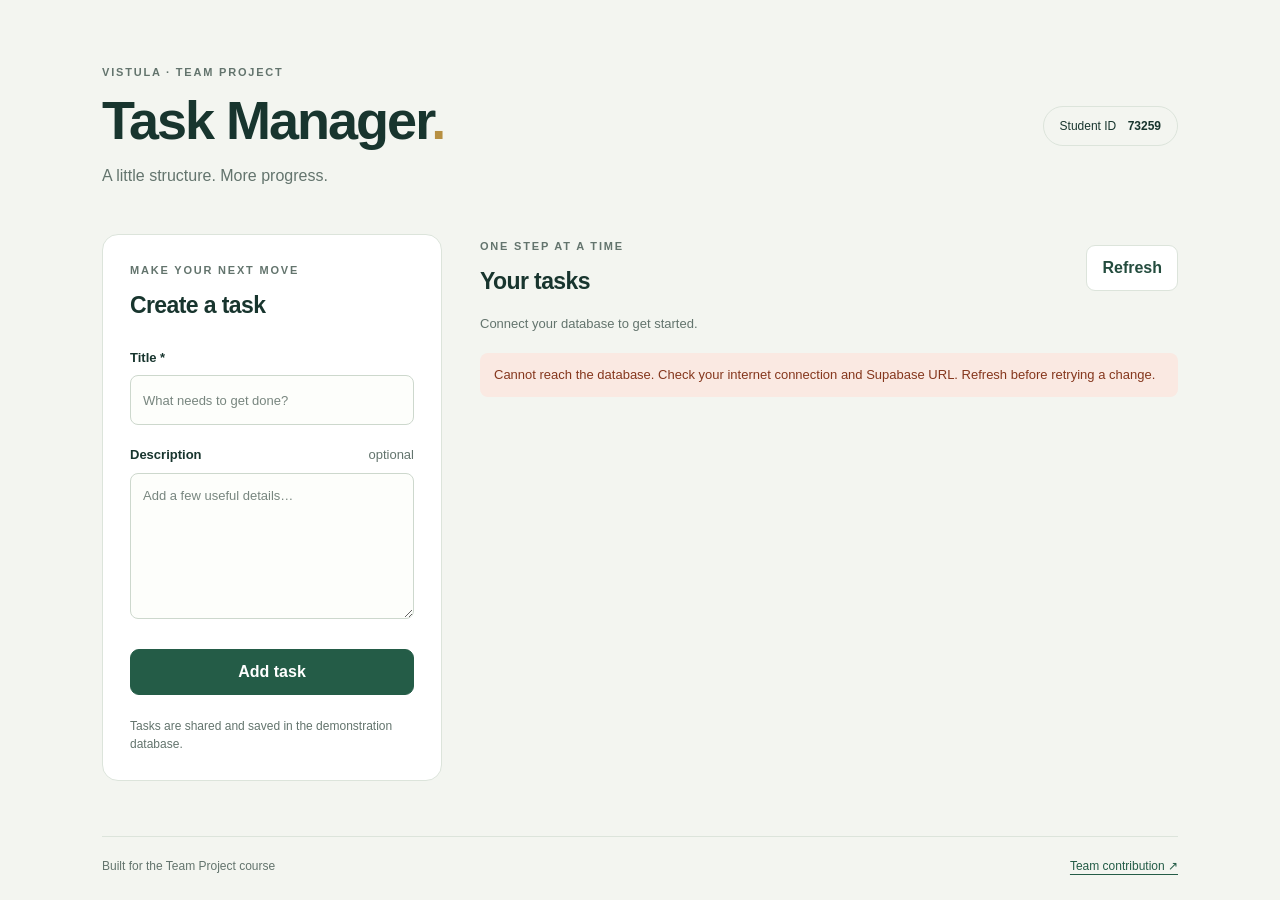
<file: index.html>
<!doctype html>
<html lang="en">
<head>
  <meta charset="utf-8">
  <meta name="viewport" content="width=device-width, initial-scale=1">
  <meta name="description" content="A simple shared Task Manager for the Vistula Team Project course.">
  <title>Task Manager</title>
  <link rel="stylesheet" href="style.css">
  <script src="app.js" defer></script>
</head>
<body>
  <main class="workspace">
    <header class="page-header">
      <div><p class="eyebrow">VISTULA · TEAM PROJECT</p><h1>Task Manager<span class="accent">.</span></h1><p class="subtitle">A little structure. More progress.</p></div>
      <p class="student-badge">Student ID <strong id="student-id">73259</strong></p>
    </header>
    <div class="workspace-grid">
      <section class="panel composer" aria-labelledby="form-heading">
        <p class="eyebrow">MAKE YOUR NEXT MOVE</p>
        <h2 id="form-heading">Create a task</h2>
        <form id="task-form">
          <label for="task-title">Title <span aria-hidden="true">*</span></label>
          <input id="task-title" name="title" required maxlength="200" placeholder="What needs to get done?" autocomplete="off">
          <label for="task-description">Description <span class="optional">optional</span></label>
          <textarea id="task-description" name="description" rows="5" maxlength="5000" placeholder="Add a few useful details…"></textarea>
          <button id="task-submit" class="primary" type="submit" disabled>Add task</button>
          <button id="cancel-edit" type="button" hidden>Cancel editing</button>
        </form>
        <p class="form-note">Tasks are shared and saved in the demonstration database.</p>
      </section>
      <section class="tasks-panel" aria-labelledby="list-heading">
        <div class="section-header"><div><p class="eyebrow">ONE STEP AT A TIME</p><h2 id="list-heading">Your tasks</h2></div><button id="refresh-tasks" type="button" disabled>Refresh</button></div>
        <p id="task-summary" class="summary">Connect your database to get started.</p>
        <p id="status-message" role="status" aria-live="polite">Loading configuration…</p>
        <div id="task-list" aria-busy="true"></div>
      </section>
    </div>
    <footer><span>Built for the Team Project course</span><a id="contribution-link" href="contribution.html">Team contribution <span aria-hidden="true">↗</span></a></footer>
  </main>
</body>
</html>
</file>
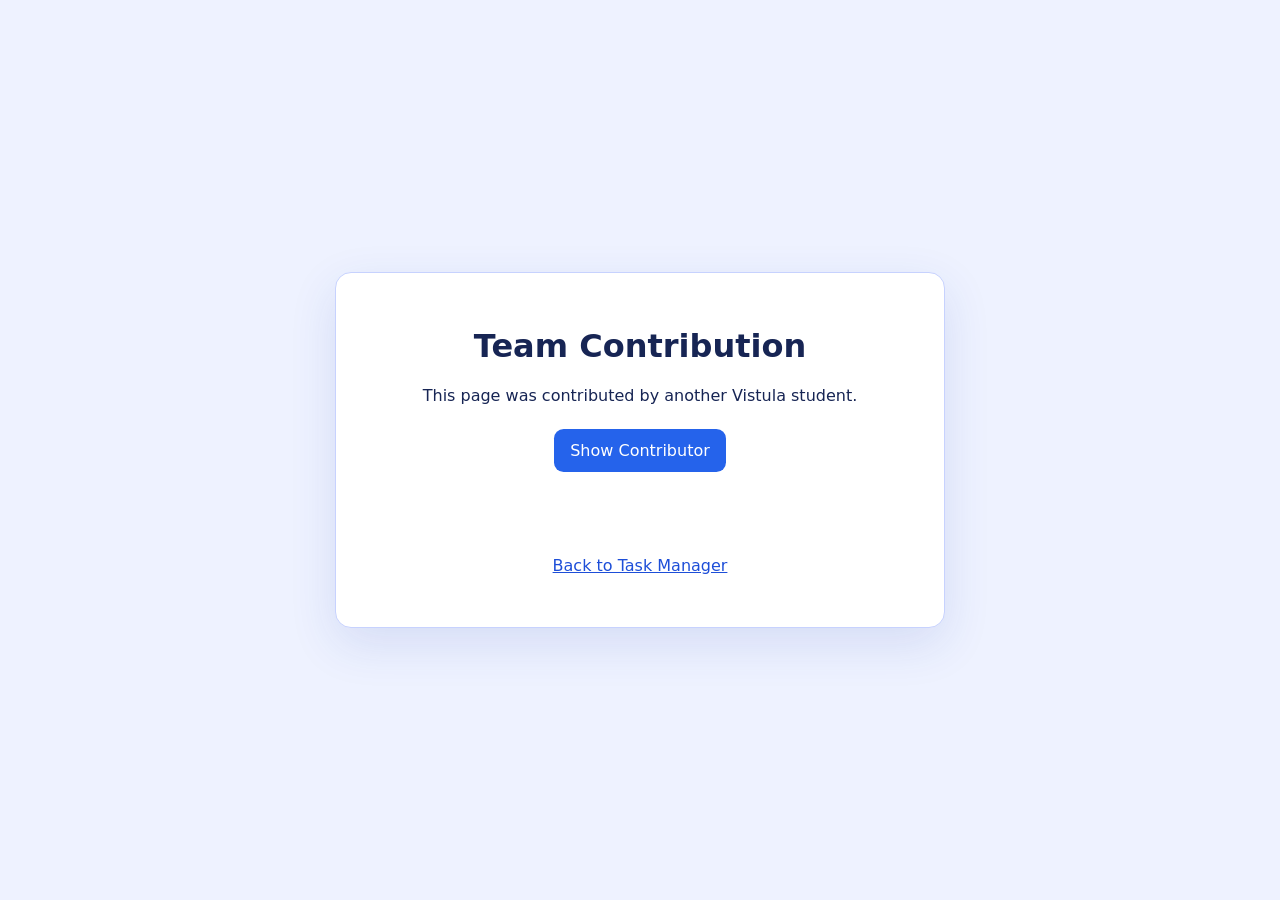
<file: contribution.html>
<!DOCTYPE html>
<html lang="en">
<head>
  <meta charset="utf-8">
  <meta name="viewport" content="width=device-width, initial-scale=1">
  <title>Team Contribution</title>
  <style>
    :root {
      color-scheme: light dark;
      font-family: system-ui, -apple-system, BlinkMacSystemFont, "Segoe UI", sans-serif;
    }

    body {
      display: grid;
      min-height: 100vh;
      margin: 0;
      place-items: center;
      background: #eef2ff;
      color: #172554;
    }

    main {
      width: min(34rem, calc(100% - 2rem));
      padding: 2rem;
      border: 1px solid #c7d2fe;
      border-radius: 1rem;
      background: white;
      box-shadow: 0 1rem 3rem rgb(30 64 175 / 12%);
      text-align: center;
    }

    button,
    a {
      display: inline-block;
      margin: 0.5rem;
      padding: 0.75rem 1rem;
      border-radius: 0.6rem;
      font: inherit;
    }

    button {
      border: 0;
      background: #2563eb;
      color: white;
      cursor: pointer;
    }

    a {
      color: #1d4ed8;
    }

    #contributor-student-id {
      min-height: 1.5rem;
      font-weight: 700;
    }
  </style>
</head>
<body>
  <main>
    <h1>Team Contribution</h1>
    <p>This page was contributed by another Vistula student.</p>
    <button id="load-contributor" type="button">Show Contributor</button>
    <p id="contributor-student-id" aria-live="polite"></p>
    <a href="index.html">Back to Task Manager</a>
  </main>

  <script>
    const button = document.querySelector("#load-contributor");
    const output = document.querySelector("#contributor-student-id");

    button.addEventListener("click", async () => {
      button.disabled = true;
      output.textContent = "Loading contributor...";

      try {
        const response = await fetch("contribution.json", { cache: "no-store" });
        if (!response.ok) {
          throw new Error(`Request failed with status ${response.status}`);
        }

        const data = await response.json();
        if (!data.contributorStudentId) {
          throw new Error("The contributor student ID is missing.");
        }

        output.textContent = `Contributor Student ID: ${data.contributorStudentId}`;
      } catch (error) {
        output.textContent = `Unable to load contributor: ${error.message}`;
      } finally {
        button.disabled = false;
      }
    });
  </script>
</body>
</html>
</file>
<file: style.css>
:root{font-family:Inter,"Segoe UI",sans-serif;color:#18352e;background:#f3f5f0;font-synthesis:none;line-height:1.5;--green:#245c47;--muted:#63746d;--border:#dce4db}
*{box-sizing:border-box}body{margin:0}button,input,textarea{font:inherit}button,a,input,textarea{-webkit-tap-highlight-color:transparent}button{cursor:pointer;border:1px solid var(--border);border-radius:9px;padding:10px 15px;background:#fff;color:#244c3e;font-weight:600}button:hover:enabled{background:#eaf0e8}button:disabled{opacity:.55;cursor:wait}button:focus-visible,a:focus-visible,input:focus-visible,textarea:focus-visible{outline:3px solid #b38a34;outline-offset:3px}[hidden]{display:none!important}
.workspace{max-width:1140px;margin:auto;padding:64px 32px 24px}.page-header{display:flex;align-items:center;justify-content:space-between;gap:24px;margin-bottom:46px}.eyebrow{font-size:11px;font-weight:750;letter-spacing:1.8px;color:var(--muted);margin:0 0 10px}h1{font-size:clamp(36px,5vw,54px);letter-spacing:-2px;line-height:1.1;margin:0;font-weight:700}.accent{color:#b79042}.subtitle{color:var(--muted);margin:14px 0 0}.student-badge{font-size:12px;border:1px solid var(--border);border-radius:30px;padding:10px 16px;white-space:nowrap}.student-badge strong{margin-left:8px}.workspace-grid{display:grid;grid-template-columns:340px 1fr;gap:38px;align-items:start}.panel{background:white;border:1px solid var(--border);border-radius:16px;padding:27px}.composer h2{margin-bottom:25px}h2{font-size:23px;letter-spacing:-.6px;margin:0}label{font-size:13px;font-weight:650;display:block;margin:20px 0 8px}.optional{font-weight:400;color:var(--muted);float:right}input,textarea{width:100%;border:1px solid #cdd8cd;border-radius:8px;padding:12px;color:#18352e;background:#fdfefb}textarea{resize:vertical;min-height:110px}input::placeholder,textarea::placeholder{color:#78867f;font-size:13px}.primary{background:var(--green);color:white;border-color:var(--green);width:100%;margin-top:23px}.primary:hover:enabled{background:#174936}#cancel-edit{width:100%;margin-top:9px}.form-note{font-size:12px;color:var(--muted);margin:22px 0 0}.section-header{display:flex;align-items:center;justify-content:space-between;gap:12px;margin:4px 0 15px}.summary{font-size:13px;color:var(--muted);margin:0 0 20px}#status-message{font-size:13px;padding:12px 14px;border-radius:8px;background:#e6eee3;overflow-wrap:anywhere}#status-message:empty{display:none}#status-message[data-kind="error"]{background:#fae9e2;color:#85371d}#task-list{display:grid;gap:12px}.task-item{background:white;border:1px solid var(--border);border-radius:12px;padding:20px;min-width:0}.task-top{display:flex;align-items:start;justify-content:space-between;gap:15px}.task-title{font-size:17px;margin:0;overflow-wrap:anywhere;white-space:pre-wrap}.task-description{color:var(--muted);font-size:14px;white-space:pre-wrap;overflow-wrap:anywhere;margin:10px 0 17px}.task-status{flex-shrink:0;font-size:10px;font-weight:700;text-transform:uppercase;letter-spacing:.6px;border-radius:20px;background:#f3edda;color:#735d25;padding:5px 9px}.task-item.is-completed .task-status{background:#e4eee3;color:#355c3a}.task-item.is-completed .task-title{text-decoration:line-through;color:var(--muted)}.task-actions{display:flex;flex-wrap:wrap;gap:8px}.task-actions button{font-size:12px;padding:7px 11px}.delete-task{color:#943f30;margin-left:auto}.empty-state{padding:48px 24px;border:1px dashed #bbcbb9;border-radius:12px;text-align:center;color:var(--muted);font-size:14px}.empty-state strong{display:block;color:#385749;font-size:18px;margin-bottom:6px}footer{display:flex;justify-content:space-between;gap:20px;border-top:1px solid var(--border);margin-top:55px;padding-top:20px;font-size:12px;color:var(--muted)}a{color:var(--green);text-underline-offset:4px}
@media(max-width:760px){.workspace{padding:30px 20px}.page-header{align-items:start;flex-direction:column;gap:12px;margin-bottom:28px}.student-badge{margin:0}.workspace-grid{grid-template-columns:1fr;gap:30px}.panel{padding:22px}.task-top{flex-direction:column;gap:8px}footer{flex-direction:column;gap:10px;margin-top:32px}}
</file>
